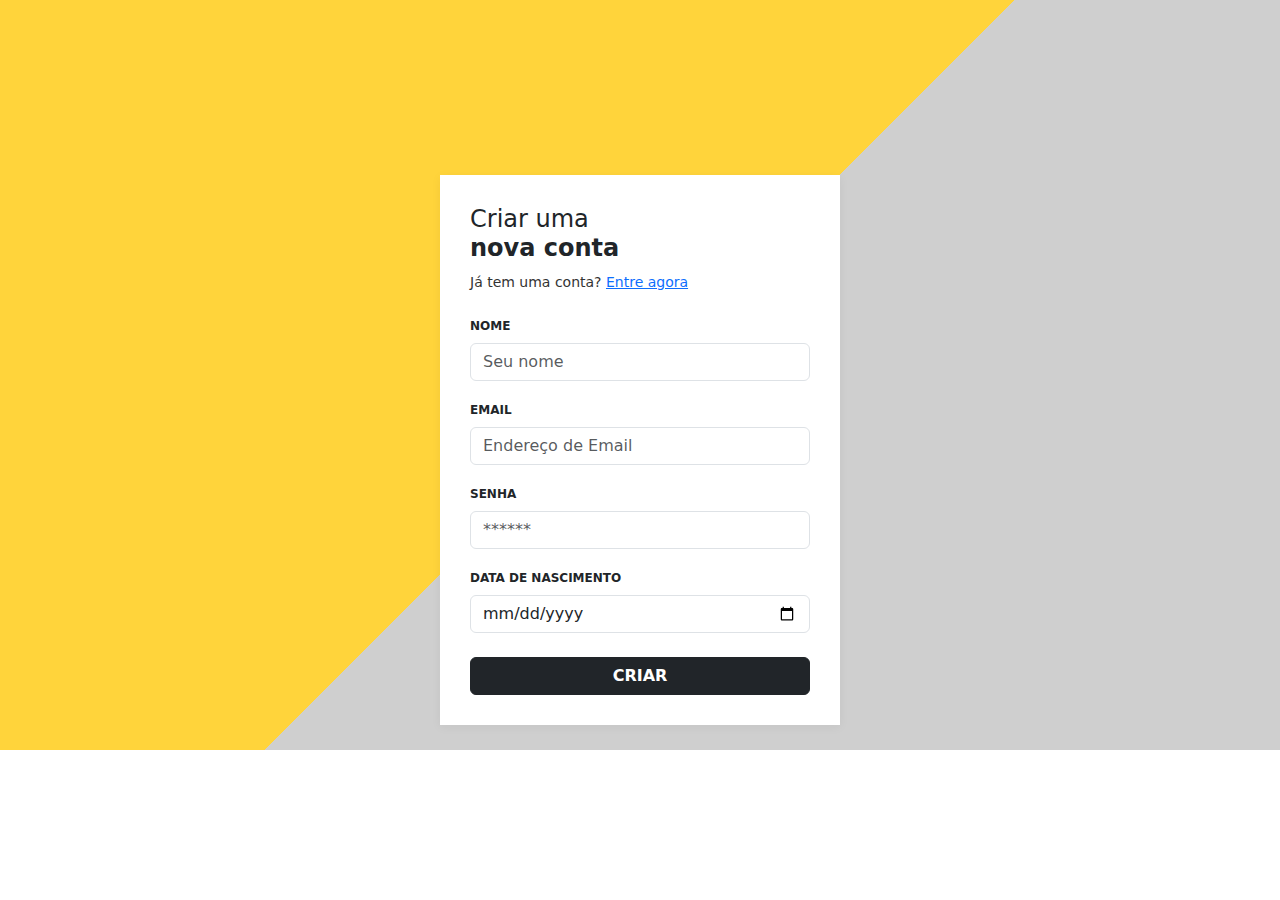
<file: html/cadastro.html>
<!DOCTYPE html>
<!DOCTYPE html>
<html lang="pt-br">
<head>
  <meta charset="UTF-8" />
  <meta name="viewport" content="width=device-width, initial-scale=1.0" />
  <link rel="stylesheet" href="../css/index.css" />
  <title>Criar Conta</title>

  <link
    href="https://cdn.jsdelivr.net/npm/bootstrap@5.3.0/dist/css/bootstrap.min.css"
    rel="stylesheet"
  />

  
</head>
<body>

  <div class="top-geometry"></div>

  <div class="container d-flex align-items-center justify-content-center min-vh-100">
    <div class="form-box w-100" style="max-width: 400px;">
      <h2 class="form-title">Criar uma<br><strong>nova conta</strong></h2>
      <p class="form-subtitle">Já tem uma conta? <a href="login.html">Entre agora</a></p>

      <form>
        <div class="mb-3">
          <label for="nome" class="form-label">NOME</label>
          <input type="text" class="form-control" id="nome" placeholder="Seu nome">
        </div>

        <div class="mb-3">
          <label for="email" class="form-label">EMAIL</label>
          <input type="email" class="form-control" id="email" placeholder="Endereço de Email">
        </div>

        <div class="mb-3">
          <label for="senha" class="form-label">SENHA</label>
          <input type="password" class="form-control" id="senha" placeholder="******">
        </div>

        <div class="mb-4">
          <label for="nascimento" class="form-label">DATA DE NASCIMENTO</label>
          <input type="date" class="form-control" id="nascimento">
        </div>

        <button type="submit" class="btn btn-dark w-100 text-uppercase fw-bold criar-btn">Criar</button>
      </form>
    </div>
  </div>

</body>
</html>
</file>
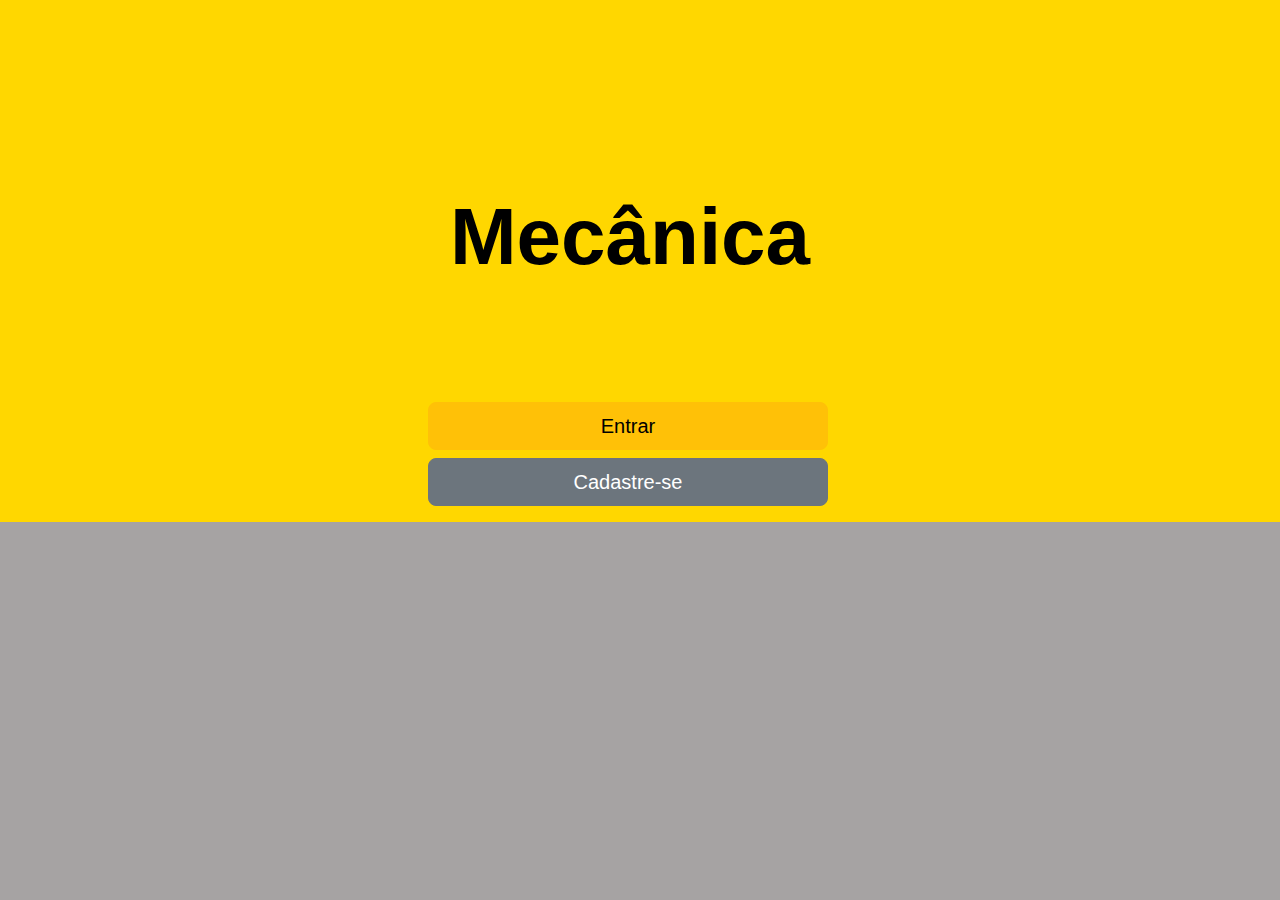
<file: html/conclusão.html>
<!DOCTYPE html>
<html lang="pt-br">
<head>
    <meta charset="UTF-8">
    <meta name="viewport" content="width=device-width, initial-scale=1.0">
    <title>Mecânica</title>
    <link href="https://cdn.jsdelivr.net/npm/bootstrap@5.3.3/dist/css/bootstrap.min.css" rel="stylesheet" integrity="sha384-QWTKZyjpPEjISv5WaRU9OFeRpok6YctnYmDr5pNlyT2bRjXh0JMhjY6hW+ALEwIH" crossorigin="anonymous">
    <link rel="stylesheet" href="../css/index.css">
</head>
<body>
    <div class="container-fluid d-flex flex-column p-0 vh-100">
        <div class="row flex-grow-1 p-0 m-0">
            <div class="col-12 d-flex flex-column justify-content-center align-items-center position-relative yellow-bg">
                <h1 class="title mb-5">Mecânica</h1>
                <div class="gear-icon"></div>
                <div class="wrench-icon-top"></div>
            </div>
            <div class="col-12 d-flex flex-column justify-content-center align-items-center position-relative gray-bg">
                <div class="wrench-icon-bottom"></div>
            </div>
        </div>
        <div class="row w-100 position-absolute top-50 start-50 translate-middle">
            <div class="col-12 d-flex flex-column align-items-center">
                <button class="btn btn-warning btn-lg my-2 w-75 max-w-300">Entrar</button>
                <button class="btn btn-secondary btn-lg w-75 max-w-300">Cadastre-se</button>
            </div>
        </div>
    </div>
    
    <script src="https://cdn.jsdelivr.net/npm/bootstrap@5.3.3/dist/js/bootstrap.bundle.min.js" integrity="sha384-YvpcrYf0tY3lHB60NNkmXc5s9e+n36xPq7fLhM0S3j2B9tF0CqM0c7Ff3j3i5sP5+k" crossorigin="anonymous"></script>
</body>
</html>
</file>
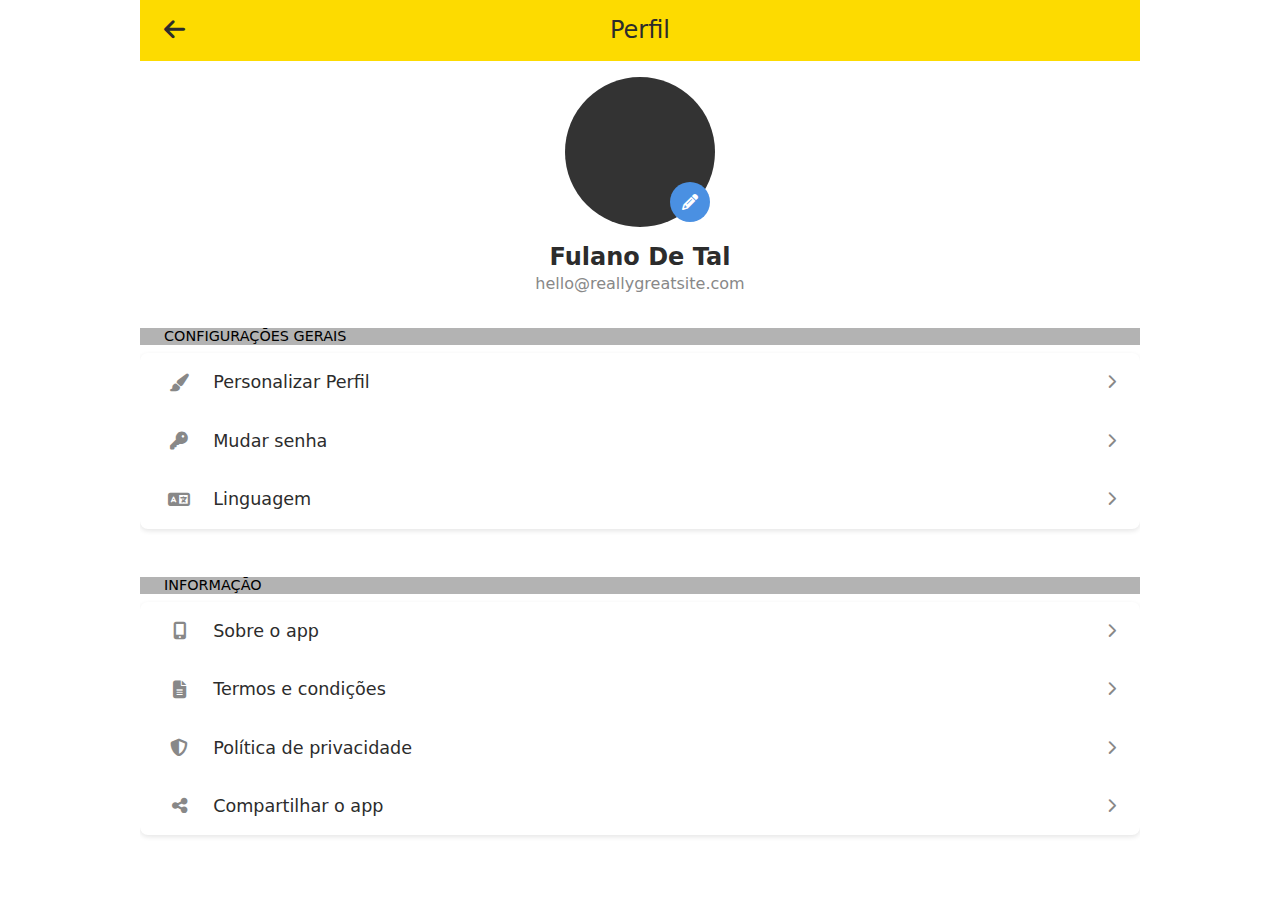
<file: html/config.html>
<!DOCTYPE html>
<html lang="pt-br">
<head>
    <meta charset="UTF-8">
    <meta name="viewport" content="width=device-width, initial-scale=1.0">
    <title>Perfil de Usuário</title>
    <link rel="stylesheet" href="../css/index.css">
    <link href="https://cdn.jsdelivr.net/npm/bootstrap@5.3.3/dist/css/bootstrap.min.css" rel="stylesheet">
    <link rel="stylesheet" href="https://cdnjs.cloudflare.com/ajax/libs/font-awesome/6.5.2/css/all.min.css">
</head>
<body>

    <div class="main-container">

        <header class="top-bar">
            <a href="home.html" class="back-arrow-link"><i class="fa-solid fa-arrow-left"></i></a>
            <h1 class="page-title">Perfil</h1>
        </header>

        <div class="content-container row g-0">

            <div class="col-6 col-md-12 profile-col">
                <div class="profile-section">
                    <div class="profile-pic-container">
                        <div class="profile-circle"></div>
                        <a href="#" class="edit-icon-link"><i class="fa-solid fa-pencil"></i></a>
                    </div>
                    <h2 class="user-name">Fulano De Tal</h2>
                    <p class="user-email">hello@reallygreatsite.com</p>
                </div>
            </div>

            <div class="col-6 col-md-12 settings-col">
                <div class="settings-list-container">
                    <h3 class="section-title">Configurações Gerais</h3>
                    <ul class="list-unstyled settings-list">
                        <li>
                            <a href="#" class="list-item">
                                <div class="item-left">
                                    <i class="fa-solid fa-paint-brush item-icon"></i>
                                    <span>Personalizar Perfil</span>
                                </div>
                                <i class="fa-solid fa-chevron-right item-arrow"></i>
                            </a>
                        </li>
                        <li>
                            <a href="#" class="list-item">
                                <div class="item-left">
                                    <i class="fa-solid fa-key item-icon"></i>
                                    <span>Mudar senha</span>
                                </div>
                                <i class="fa-solid fa-chevron-right item-arrow"></i>
                            </a>
                        </li>
                        <li>
                            <a href="#" class="list-item">
                                <div class="item-left">
                                    <i class="fa-solid fa-language item-icon"></i>
                                    <span>Linguagem</span>
                                </div>
                                <i class="fa-solid fa-chevron-right item-arrow"></i>
                            </a>
                        </li>
                    </ul>
                </div>

                <div class="info-list-container">
                    <h3 class="section-title">Informação</h3>
                    <ul class="list-unstyled settings-list">
                        <li>
                            <a href="#" class="list-item">
                                <div class="item-left">
                                    <i class="fa-solid fa-mobile-screen-button item-icon"></i>
                                    <span>Sobre o app</span>
                                </div>
                                <i class="fa-solid fa-chevron-right item-arrow"></i>
                            </a>
                        </li>
                        <li>
                            <a href="#" class="list-item">
                                <div class="item-left">
                                    <i class="fa-solid fa-file-lines item-icon"></i>
                                    <span>Termos e condições</span>
                                </div>
                                <i class="fa-solid fa-chevron-right item-arrow"></i>
                            </a>
                        </li>
                        <li>
                            <a href="#" class="list-item">
                                <div class="item-left">
                                    <i class="fa-solid fa-shield-halved item-icon"></i>
                                    <span>Política de privacidade</span>
                                </div>
                                <i class="fa-solid fa-chevron-right item-arrow"></i>
                            </a>
                        </li>
                        <li>
                            <a href="#" class="list-item">
                                <div class="item-left">
                                    <i class="fa-solid fa-share-nodes item-icon"></i>
                                    <span>Compartilhar o app</span>
                                </div>
                                <i class="fa-solid fa-chevron-right item-arrow"></i>
                            </a>
                        </li>
                    </ul>
                </div>
            </div>
        </div>
    </div>

</body>
</html>
</file>
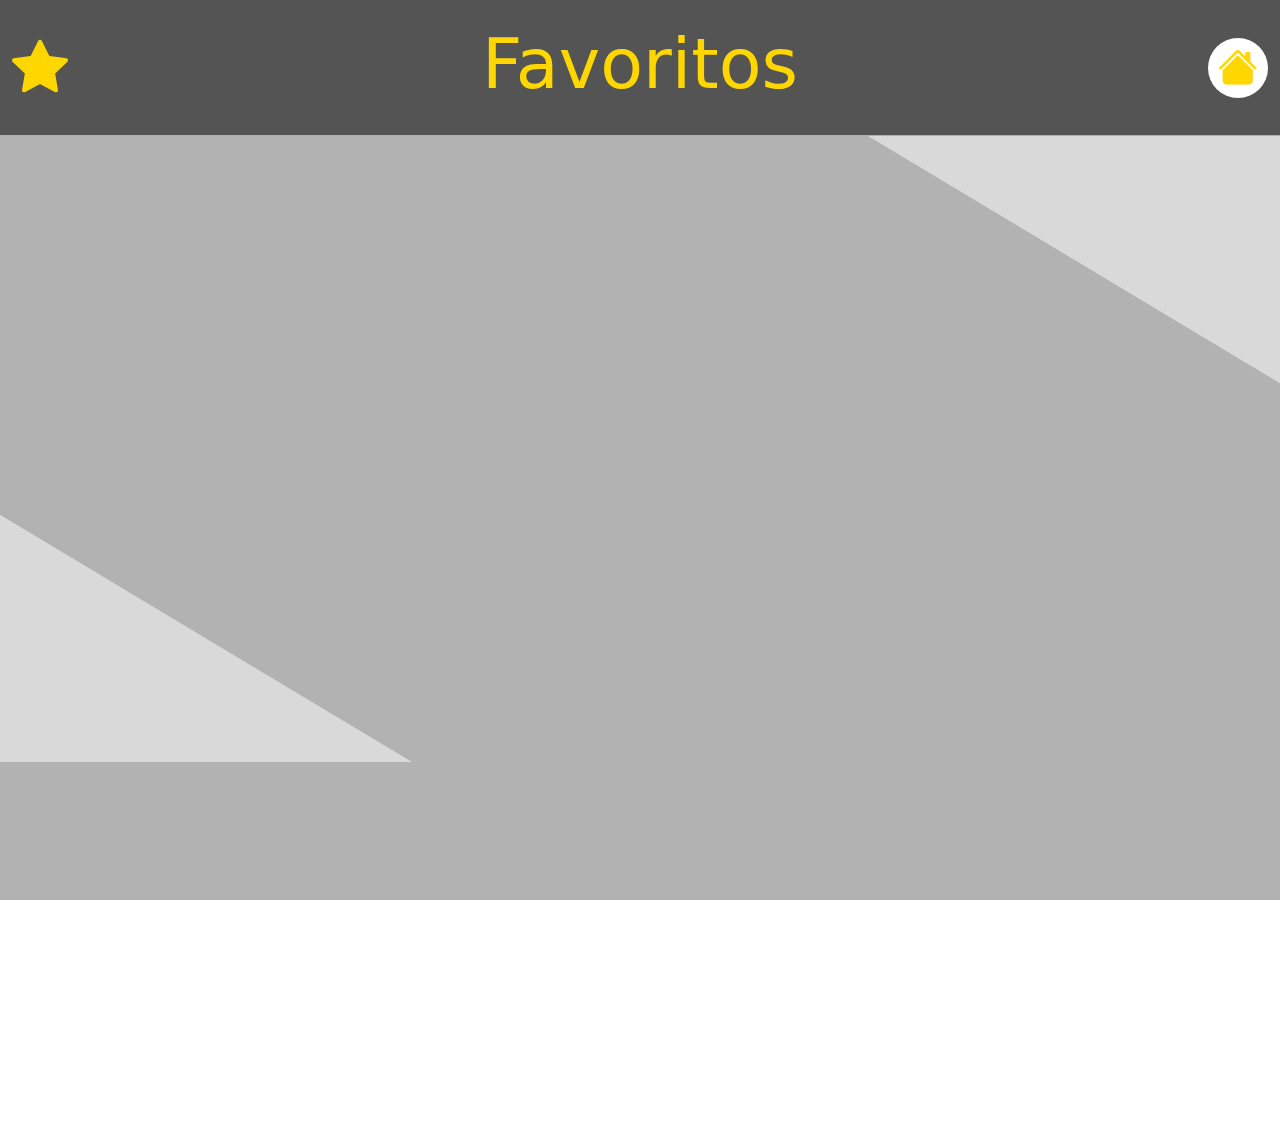
<file: html/favoritos.html>
<!doctype html>
<html lang="pt-br">
    <head>
        <title>Favoritos</title>
        <!-- Required meta tags -->
        <meta charset="utf-8" />
        <meta
            name="viewport"
            content="width=device-width, initial-scale=1, shrink-to-fit=no"
        />

        <!-- Bootstrap CSS v5.2.1 -->
        <link
            href="https://cdn.jsdelivr.net/npm/bootstrap@5.3.2/dist/css/bootstrap.min.css"
            rel="stylesheet"
            integrity="sha384-T3c6CoIi6uLrA9TneNEoa7RxnatzjcDSCmG1MXxSR1GAsXEV/Dwwykc2MPK8M2HN"
            crossorigin="anonymous"
        />
        <link rel="stylesheet" href="../css/favoritos.css">
        <link rel="stylesheet" href="https://cdn.jsdelivr.net/npm/bootstrap-icons@1.11.3/font/bootstrap-icons.min.css">
        <link href="https://cdn.jsdelivr.net/npm/bootstrap@5.3.3/dist/css/bootstrap.min.css" rel="stylesheet">
    </head>

    <body>
        <header>
            <div class="container-fluid topbar-background">
                <div class="row align-items-center topbar-content">
                    <div class="col-xl-3 d-flex justify-content-start">
                        <div class="Star-icon">
                            <i class="bi bi-star-fill"></i>
                        </div>
                    </div>

                    <div class="col-xl-6 d-flex justify-content-center">
                        <h1 id="MainTitle">Favoritos</h1>
                    </div>

                    <div class="col-xl-3 d-flex justify-content-end">
                        <div class="icon-circle home-button">
                            <a href="../html/home.html" class="bi bi-house-fill home-icon"></a>
                        </div>
                    </div>
                </div>
            </div>
        </header>
        <main>
            <div class="container-fluid midbar-background">
                <div class="row align-items-center midbar-content">
                    <div class="col-xl-12 d-flex justify-content-end">
                        <div class="triangulo1"></div>
                    </div>
                </div>

                <div class="row align-items-center midbar-content">
                    <div class="col-xl-12 d-flex justify-content-start mt-n5">
                        <div class="triangulo2"></div>
                    </div>
                </div>
            </div>
        </main>
        <footer>
            <!-- place footer here -->
        </footer>
        <!-- Bootstrap JavaScript Libraries -->
        <script
            src="https://cdn.jsdelivr.net/npm/@popperjs/core@2.11.8/dist/umd/popper.min.js"
            integrity="sha384-I7E8VVD/ismYTF4hNIPjVp/Zjvgyol6VFvRkX/vR+Vc4jQkC+hVqc2pM8ODewa9r"
            crossorigin="anonymous"
        ></script>

        <script
            src="https://cdn.jsdelivr.net/npm/bootstrap@5.3.2/dist/js/bootstrap.min.js"
            integrity="sha384-BBtl+eGJRgqQAUMxJ7pMwbEyER4l1g+O15P+16Ep7Q9Q+zqX6gSbd85u4mG4QzX+"
            crossorigin="anonymous"
        ></script>
    </body>
</html>
</file>
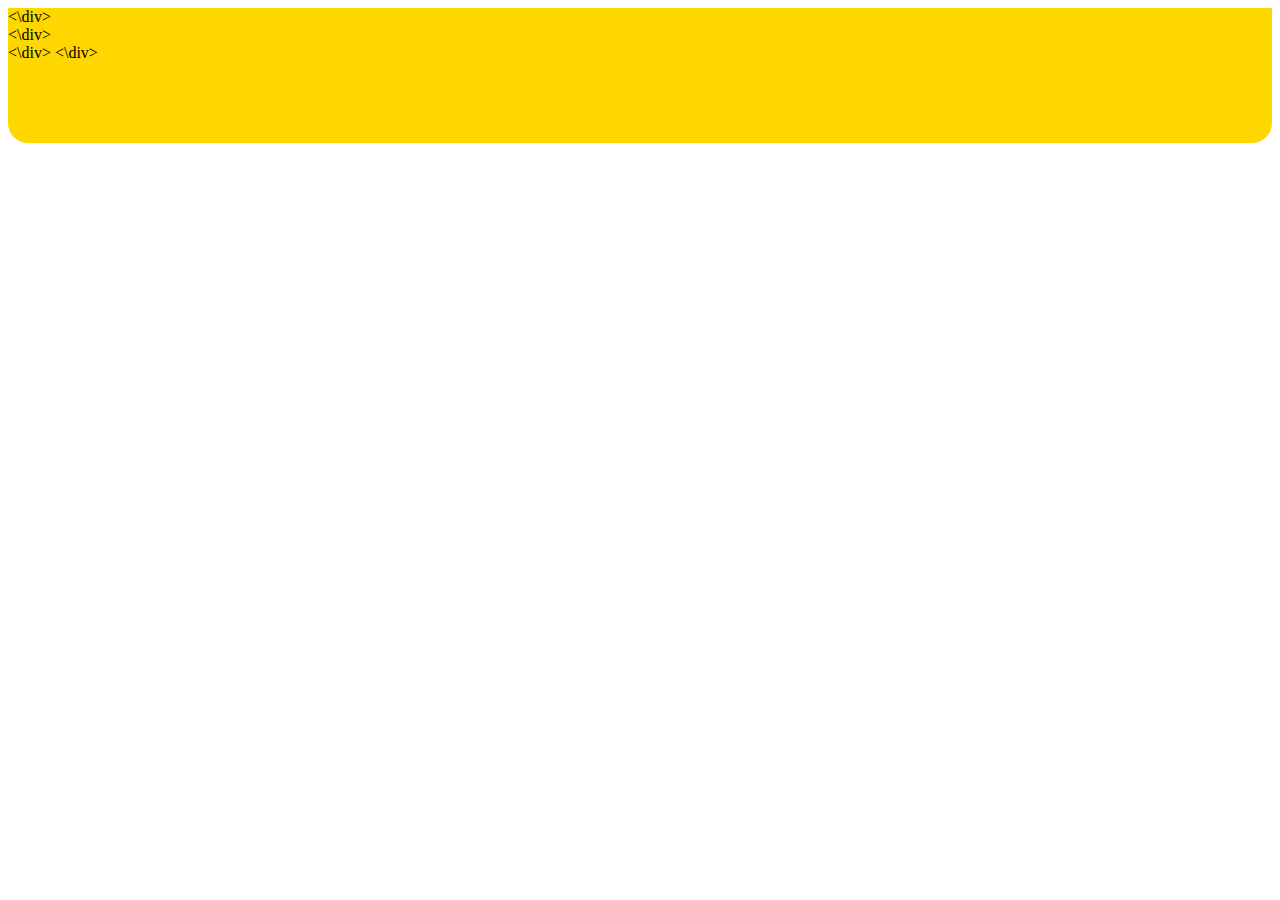
<file: html/history.html>
<!doctype html>
<html lang="pt-br">
    <head>
        <title>Histórico de pedidos</title>
        <!-- Required meta tags -->
        <meta charset="utf-8" />
        <meta
            name="viewport"
            content="width=device-width, initial-scale=1, shrink-to-fit=no"
        />

        <!-- Bootstrap CSS v5.2.1 -->
        <link
            href="https://cdn.jsdelivr.net/npm/bootstrap@5.3.2/dist/css/bootstrap.min.css"
            rel="stylesheet"
            integrity="sha384-T3c6CoIi6uLrA9TneNEoa7RxnatzjcDSCmG1MXxSR1GAsXEV/Dwwykc2MPK8M2HN"
            crossorigin="anonymous"
        />
        <link rel="stylesheet" href="../css/history.css">
    </head>

    <body>
        <div class="conteiner-fluid" id="topbar-background">
            <div class="row justify-content-center">
                <div class="col-3"><\div>
                <div class="col-6"><\div> <!-- mudar para input -->
                <div class="col-3"><\div>
            <\div>
        </div>
        
    </body>
</html>
</file>
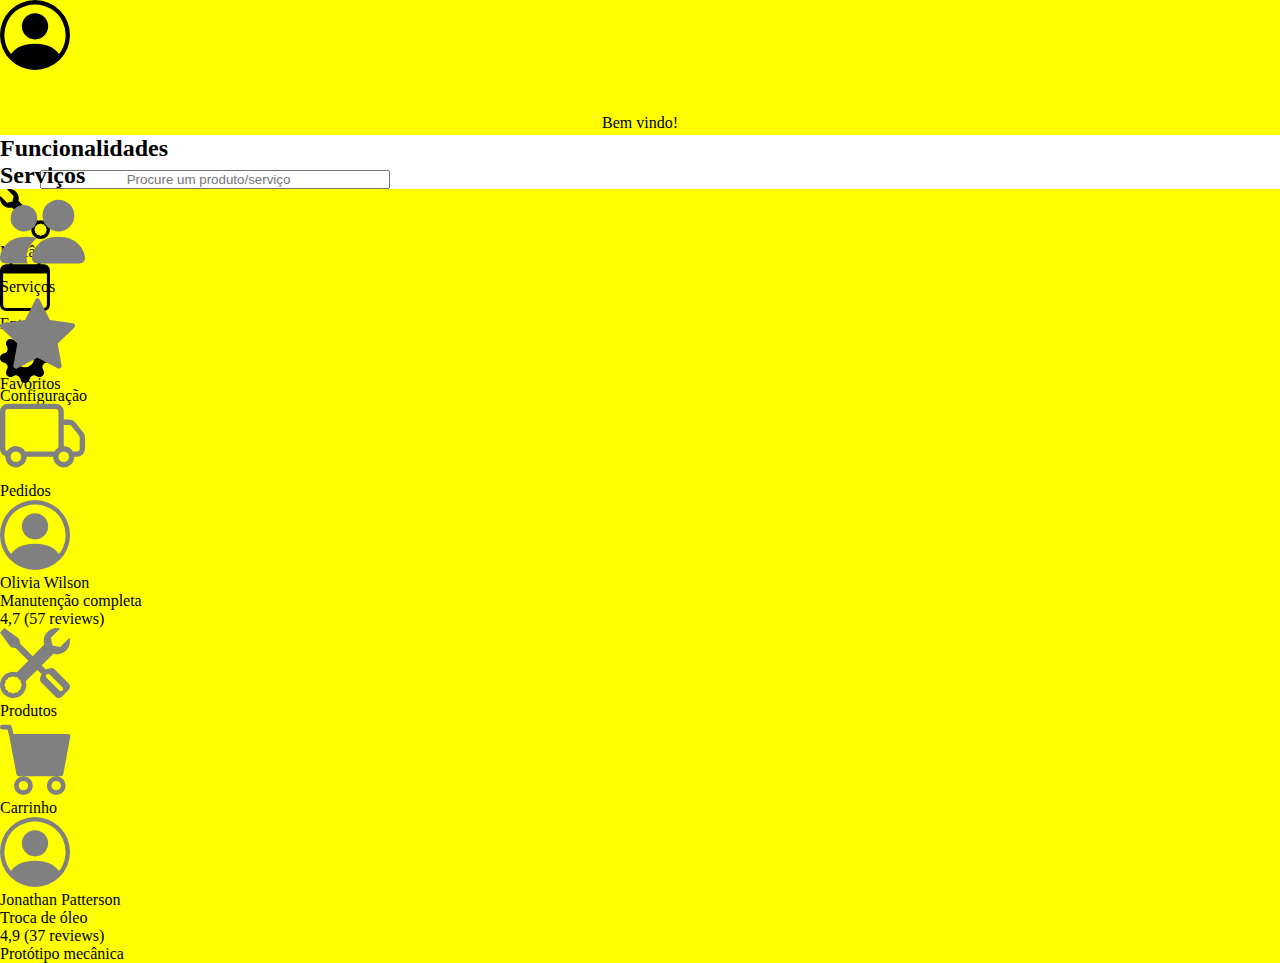
<file: html/home.html>
<!doctype html>
<html lang="pt-br">
    <head>
        <title>Home</title>
        <!-- Required meta tags -->
        <meta charset="utf-8" />
        <meta
            name="viewport"
            content="width=device-width, initial-scale=1, shrink-to-fit=no"
        />

        <!-- Bootstrap CSS v5.2.1 -->
        <link
            href="https://cdn.jsdelivr.net/npm/bootstrap@5.3.2/dist/css/bootstrap.min.css"
            rel="stylesheet"
            integrity="sha384-T3c6CoIi6uLrA9TneNEoa7RxnatzjcDSCmG1MXxSR1GAsXEV/Dwwykc2MPK8M2HN"
            crossorigin="anonymous"
        />
        <link rel="stylesheet" href="../css/home.css">
    </head>

    <body>
        <div class="container-fluid">
            <div class="row justify-content-center cima amarelo">
                <div class="col-xl-4">
                    <svg xmlns="http://www.w3.org/2000/svg" width="70" height="70" fill="currentColor" id="Iconeuser" viewBox="0 0 16 16">
                        <path d="M11 6a3 3 0 1 1-6 0 3 3 0 0 1 6 0"/>
                        <path fill-rule="evenodd" d="M0 8a8 8 0 1 1 16 0A8 8 0 0 1 0 8m8-7a7 7 0 0 0-5.468 11.37C3.242 11.226 4.805 10 8 10s4.757 1.225 5.468 2.37A7 7 0 0 0 8 1"/>
                      </svg>
                    <div class="bemvindo">Bem vindo!</div>
                </div>

                <div class="col-xl-5">
                    <label for="pesquisa"></label>
                    <input type="search" id="barrapesquisa" placeholder="Procure um produto/serviço">
                </div>

                <div class="col-xl-1">
                    <svg xmlns="http://www.w3.org/2000/svg" width="50" height="50" fill="currentColor" class="Iconemecanico" viewBox="0 0 16 16">
                        <path d="M.102 2.223A3.004 3.004 0 0 0 3.78 5.897l6.341 6.252A3.003 3.003 0 0 0 13 16a3 3 0 1 0-.851-5.878L5.897 3.781A3.004 3.004 0 0 0 2.223.1l2.141 2.142L4 4l-1.757.364zm13.37 9.019.528.026.287.445.445.287.026.529L15 13l-.242.471-.026.529-.445.287-.287.445-.529.026L13 15l-.471-.242-.529-.026-.287-.445-.445-.287-.026-.529L11 13l.242-.471.026-.529.445-.287.287-.445.529-.026L13 11z"/>
                    </svg>
                    <p class="botao" id="mecanico">Mecânicos</p>
                </div>

                <div class="col-xl-1">
                    <svg xmlns="http://www.w3.org/2000/svg" width="50" height="50" fill="currentColor" class="Iconecalendario" viewBox="0 0 16 16">
                        <path d="M3.5 0a.5.5 0 0 1 .5.5V1h8V.5a.5.5 0 0 1 1 0V1h1a2 2 0 0 1 2 2v11a2 2 0 0 1-2 2H2a2 2 0 0 1-2-2V3a2 2 0 0 1 2-2h1V.5a.5.5 0 0 1 .5-.5M1 4v10a1 1 0 0 0 1 1h12a1 1 0 0 0 1-1V4z"/>
                      </svg>
                    <p class="botao" id="Entrega"><a href="history.html" class="links">Entregas</a></p>
                </div>

                <div class="col-xl-1">
                    <svg xmlns="http://www.w3.org/2000/svg" width="50" height="50" fill="currentColor" class="Iconeconfig" viewBox="0 0 16 16">
                        <path d="M9.405 1.05c-.413-1.4-2.397-1.4-2.81 0l-.1.34a1.464 1.464 0 0 1-2.105.872l-.31-.17c-1.283-.698-2.686.705-1.987 1.987l.169.311c.446.82.023 1.841-.872 2.105l-.34.1c-1.4.413-1.4 2.397 0 2.81l.34.1a1.464 1.464 0 0 1 .872 2.105l-.17.31c-.698 1.283.705 2.686 1.987 1.987l.311-.169a1.464 1.464 0 0 1 2.105.872l.1.34c.413 1.4 2.397 1.4 2.81 0l.1-.34a1.464 1.464 0 0 1 2.105-.872l.31.17c1.283.698 2.686-.705 1.987-1.987l-.169-.311a1.464 1.464 0 0 1 .872-2.105l.34-.1c1.4-.413 1.4-2.397 0-2.81l-.34-.1a1.464 1.464 0 0 1-.872-2.105l.17-.31c.698-1.283-.705-2.686-1.987-1.987l-.311.169a1.464 1.464 0 0 1-2.105-.872zM8 10.93a2.929 2.929 0 1 1 0-5.86 2.929 2.929 0 0 1 0 5.858z"/>
                      </svg>
                    <p class="botao" id="Config"><a href="config.html" class="links">Configuração</a></p>
                </div>
            </div>
        </div>

        <div class="container">
            <div class="row justify-content-center titulos">
                <div class="col-xl-5">
                    <h2>Funcionalidades</h2>
                </div>

                <div class="col-xl-7">
                    <h2 id="service">Serviços</h2>
                </div>
            </div>
        </div>

        <div class="container">
            <div class="row meiocima">
                <div class="col-xl-2 amarelo botaocimafirst">
                    <svg xmlns="http://www.w3.org/2000/svg" width="85" height="85" fill="gray" class="servicoicon" viewBox="0 0 16 16">
                        <path d="M7 14s-1 0-1-1 1-4 5-4 5 3 5 4-1 1-1 1zm4-6a3 3 0 1 0 0-6 3 3 0 0 0 0 6m-5.784 6A2.24 2.24 0 0 1 5 13c0-1.355.68-2.75 1.936-3.72A6.3 6.3 0 0 0 5 9c-4 0-5 3-5 4s1 1 1 1zM4.5 8a2.5 2.5 0 1 0 0-5 2.5 2.5 0 0 0 0 5"/>
                    </svg>
                    <p id="servico">Serviços</p>
                </div>

                <div class="col-xl-2 amarelo botaocima">
                    <svg xmlns="http://www.w3.org/2000/svg" width="75" height="75" fill="gray" class="favoriteicon" viewBox="0 0 16 16">
                        <path d="M3.612 15.443c-.386.198-.824-.149-.746-.592l.83-4.73L.173 6.765c-.329-.314-.158-.888.283-.95l4.898-.696L7.538.792c.197-.39.73-.39.927 0l2.184 4.327 4.898.696c.441.062.612.636.282.95l-3.522 3.356.83 4.73c.078.443-.36.79-.746.592L8 13.187l-4.389 2.256z"/>
                    </svg>
                    <p id="favorite">Favoritos</p>
                </div>
                
                <div class="col-xl-2 amarelo botaocima">
                    <svg xmlns="http://www.w3.org/2000/svg" width="85" height="85" fill="gray" class="pedidoicon" viewBox="0 0 16 16">
                        <path d="M0 3.5A1.5 1.5 0 0 1 1.5 2h9A1.5 1.5 0 0 1 12 3.5V5h1.02a1.5 1.5 0 0 1 1.17.563l1.481 1.85a1.5 1.5 0 0 1 .329.938V10.5a1.5 1.5 0 0 1-1.5 1.5H14a2 2 0 1 1-4 0H5a2 2 0 1 1-3.998-.085A1.5 1.5 0 0 1 0 10.5zm1.294 7.456A2 2 0 0 1 4.732 11h5.536a2 2 0 0 1 .732-.732V3.5a.5.5 0 0 0-.5-.5h-9a.5.5 0 0 0-.5.5v7a.5.5 0 0 0 .294.456M12 10a2 2 0 0 1 1.732 1h.768a.5.5 0 0 0 .5-.5V8.35a.5.5 0 0 0-.11-.312l-1.48-1.85A.5.5 0 0 0 13.02 6H12zm-9 1a1 1 0 1 0 0 2 1 1 0 0 0 0-2m9 0a1 1 0 1 0 0 2 1 1 0 0 0 0-2"/>
                    </svg>
                    <p id="Pedido">Pedidos</p>
                </div>

                <div class="col-xl-6 amarelo botaocimalast">
                    <svg xmlns="http://www.w3.org/2000/svg" width="70" height="70" fill="gray" id="mecanicuserone" viewBox="0 0 16 16">
                        <path d="M11 6a3 3 0 1 1-6 0 3 3 0 0 1 6 0"/>
                        <path fill-rule="evenodd" d="M0 8a8 8 0 1 1 16 0A8 8 0 0 1 0 8m8-7a7 7 0 0 0-5.468 11.37C3.242 11.226 4.805 10 8 10s4.757 1.225 5.468 2.37A7 7 0 0 0 8 1"/>
                    </svg>
                    <p id="mecanicone">Olivia Wilson</p>
                    <p id="mecaniconedesc">Manutenção completa</p>
                    <p id="mecaniconerate">4,7 (57 reviews)</p>
                </div>
            </div>
        </div>

        <div class="container">
            <div class="row meiobaixo">
                <div class="col-xl-2 amarelo botaobaixofirst">
                    <svg xmlns="http://www.w3.org/2000/svg" width="70" height="70" fill="gray" class="producticon" viewBox="0 0 16 16">
                        <path d="M1 0 0 1l2.2 3.081a1 1 0 0 0 .815.419h.07a1 1 0 0 1 .708.293l2.675 2.675-2.617 2.654A3.003 3.003 0 0 0 0 13a3 3 0 1 0 5.878-.851l2.654-2.617.968.968-.305.914a1 1 0 0 0 .242 1.023l3.27 3.27a.997.997 0 0 0 1.414 0l1.586-1.586a.997.997 0 0 0 0-1.414l-3.27-3.27a1 1 0 0 0-1.023-.242L10.5 9.5l-.96-.96 2.68-2.643A3.005 3.005 0 0 0 16 3q0-.405-.102-.777l-2.14 2.141L12 4l-.364-1.757L13.777.102a3 3 0 0 0-3.675 3.68L7.462 6.46 4.793 3.793a1 1 0 0 1-.293-.707v-.071a1 1 0 0 0-.419-.814zm9.646 10.646a.5.5 0 0 1 .708 0l2.914 2.915a.5.5 0 0 1-.707.707l-2.915-2.914a.5.5 0 0 1 0-.708M3 11l.471.242.529.026.287.445.445.287.026.529L5 13l-.242.471-.026.529-.445.287-.287.445-.529.026L3 15l-.471-.242L2 14.732l-.287-.445L1.268 14l-.026-.529L1 13l.242-.471.026-.529.445-.287.287-.445.529-.026z"/>
                    </svg>
                    <p id="produto">Produtos</p>
                </div>

                <div class="col-xl-2 amarelo botaobaixo">
                    <svg xmlns="http://www.w3.org/2000/svg" width="75" height="75" fill="gray" class="carticon" viewBox="0 0 16 16">
                        <path d="M0 1.5A.5.5 0 0 1 .5 1H2a.5.5 0 0 1 .485.379L2.89 3H14.5a.5.5 0 0 1 .491.592l-1.5 8A.5.5 0 0 1 13 12H4a.5.5 0 0 1-.491-.408L2.01 3.607 1.61 2H.5a.5.5 0 0 1-.5-.5M5 12a2 2 0 1 0 0 4 2 2 0 0 0 0-4m7 0a2 2 0 1 0 0 4 2 2 0 0 0 0-4m-7 1a1 1 0 1 1 0 2 1 1 0 0 1 0-2m7 0a1 1 0 1 1 0 2 1 1 0 0 1 0-2"/>
                    </svg>
                    <p id="cart">Carrinho</p>
                </div>

                <div class="col-xl-6 amarelo botaobaixolast">
                    <svg xmlns="http://www.w3.org/2000/svg" width="70" height="70" fill="gray" id="mecanicuserone" viewBox="0 0 16 16">
                        <path d="M11 6a3 3 0 1 1-6 0 3 3 0 0 1 6 0"/>
                        <path fill-rule="evenodd" d="M0 8a8 8 0 1 1 16 0A8 8 0 0 1 0 8m8-7a7 7 0 0 0-5.468 11.37C3.242 11.226 4.805 10 8 10s4.757 1.225 5.468 2.37A7 7 0 0 0 8 1"/>
                    </svg>
                    <p id="mecanicone">Jonathan Patterson</p>
                    <p id="mecaniconedesc">Troca de óleo</p>
                    <p id="mecaniconerate">4,9 (37 reviews)</p>
                </div>
            </div>
        </div>

        <div class="container-fluid">
            <div class="row footer">
                <div class="col-xl-12 amarelo">
                    <p class="footertext">Protótipo mecânica</p>
                </div>
            </div>
        </div>

        <header>
            <!-- place navbar here -->
        </header>
        <main></main>
        <footer>
            <!-- place footer here -->
        </footer>
        <!-- Bootstrap JavaScript Libraries -->
        <script
            src="https://cdn.jsdelivr.net/npm/@popperjs/core@2.11.8/dist/umd/popper.min.js"
            integrity="sha384-I7E8VVD/ismYTF4hNIPjVp/Zjvgyol6VFvRkX/vR+Vc4jQkC+hVqc2pM8ODewa9r"
            crossorigin="anonymous"
        ></script>

        <script
            src="https://cdn.jsdelivr.net/npm/bootstrap@5.3.2/dist/js/bootstrap.min.js"
            integrity="sha384-BBtl+eGJRgqQAUMxJ7pMwbEyER4l1g+O15P+16Ep7Q9Q+zqX6gSbd85u4mG4QzX+"
            crossorigin="anonymous"
        ></script>
    </body>
</html>
</file>
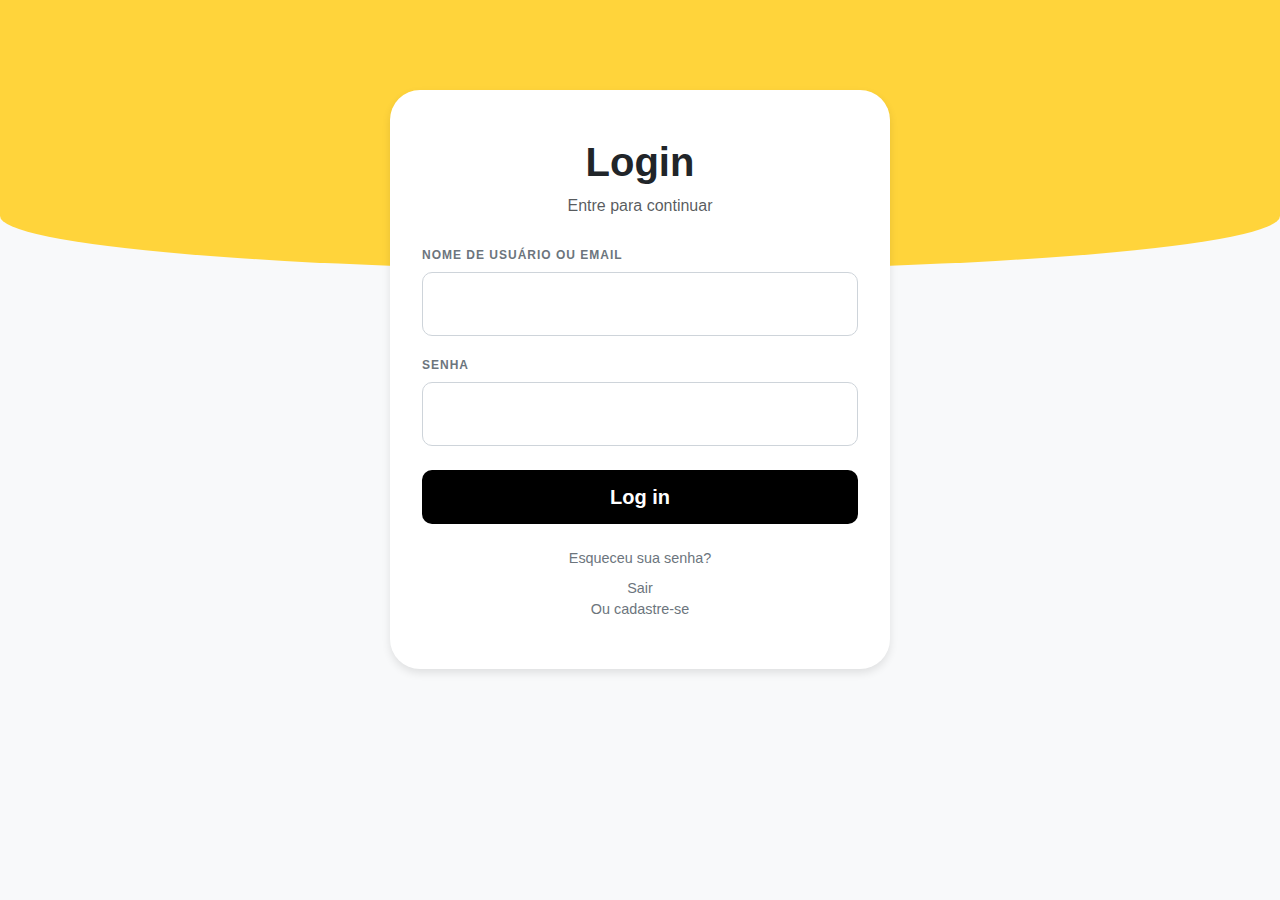
<file: html/login.html>
<!DOCTYPE html>
<html lang="pt-br">
<head>
    <meta charset="UTF-8">
    <meta name="viewport" content="width=device-width, initial-scale=1.0">
    <title>Login</title>
    <link href="https://cdn.jsdelivr.net/npm/bootstrap@5.3.3/dist/css/bootstrap.min.css" rel="stylesheet" integrity="sha384-QWTKZyjpPEjISv5WaRU9OFeRpok6YctnYmDr5pNlyT2bRjXh0JMhjY6hW+ALEwIH" crossorigin="anonymous">
    <link rel="stylesheet" href="../css/index.css">
</head>
<body class="bg-light">

    <div class="header-yellow-bg"></div>

    <div class="container-fluid login-container">
        <div class="row justify-content-center">
            <div class="col-12 col-sm-10 col-md-8 col-lg-6 login-form-card">
                <div class="card-body text-center">
                    <h1 class="card-title fw-bold mb-2">Login</h1>
                    <p class="card-text text-muted mb-4">Entre para continuar</p>

                    <form>
                        <div class="mb-3 text-start">
                            <label for="username" class="form-label text-uppercase custom-label">Nome de usuário ou email</label>
                            <input type="text" class="form-control form-control-lg custom-input" id="username" aria-describedby="emailHelp">
                        </div>
                        <div class="mb-4 text-start">
                            <label for="password" class="form-label text-uppercase custom-label">Senha</label>
                            <input type="password" class="form-control form-control-lg custom-input" id="password">
                        </div>
                        
                        <div class="d-grid gap-2 mb-4">
                            <a href="home.html" button type="submit" class="btn btn-dark btn-lg custom-login-btn">Log in</a>
                        </div>

                        <a href="recuperar_senha.html" class="d-block text-center text-decoration-none text-muted mb-2 custom-link">Esqueceu sua senha?</a>
                        <a href="sair.html" class="d-block text-center text-decoration-none text-muted custom-link">Sair</a>
                        <a href="cadastro.html"id = "cadastre"class = "d-block text-center text-decoration-none text-muted custom-link">Ou cadastre-se</a>
                    </form>
                </div>
            </div>
        </div>
    </div>

    <script src="https://cdn.jsdelivr.net/npm/bootstrap@5.3.3/dist/js/bootstrap.bundle.min.js" integrity="sha384-YvpcrYf0tY3lHB60NNkmXc5s9fDVZLESaAA55NDzOxhy9GkcIdslK1eN7N6jIeHz" crossorigin="anonymous"></script>
</body>
</html>
</file>
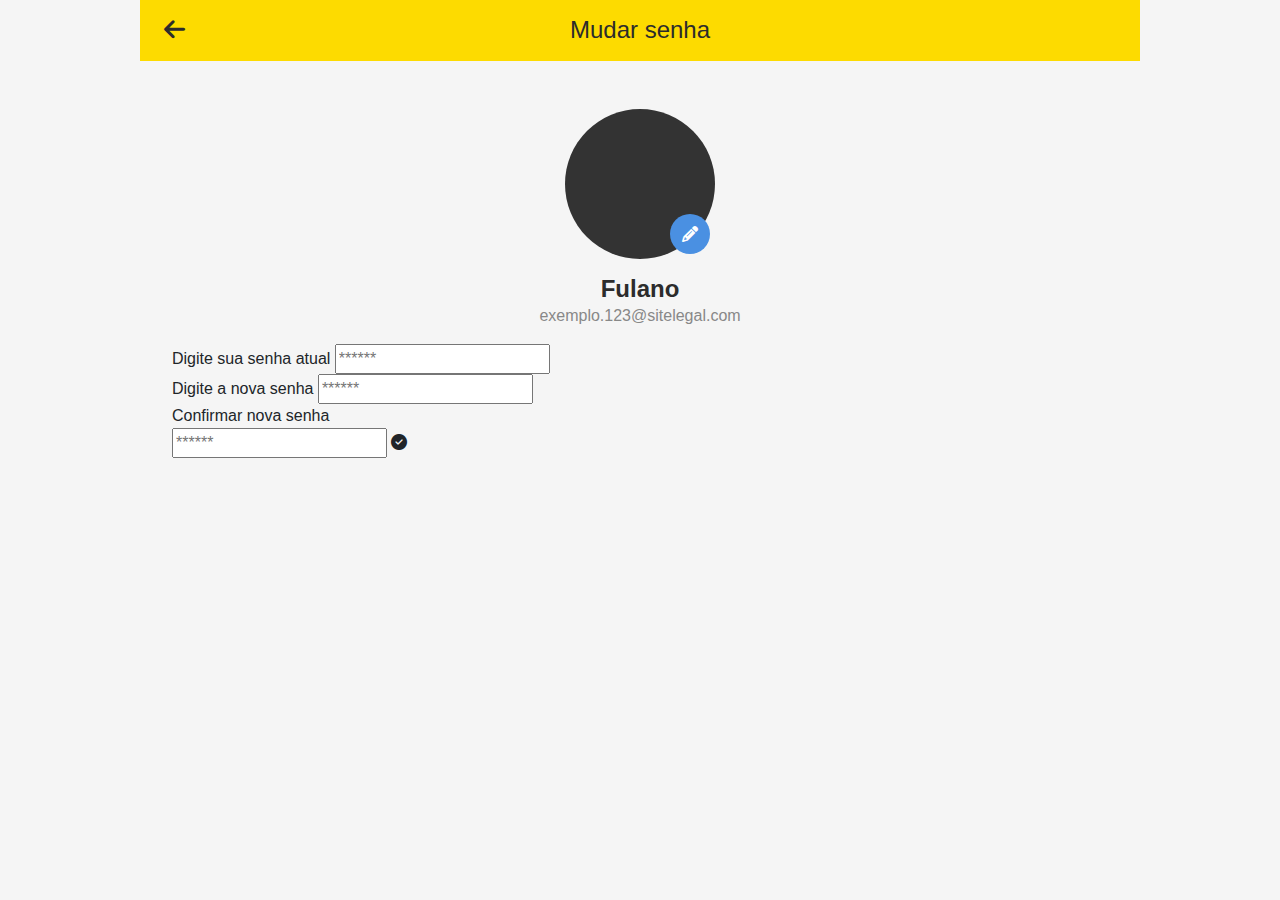
<file: html/mudar_senha.html>
<!DOCTYPE html>
<html lang="pt-br">
<head>
    <meta charset="UTF-8">
    <meta name="viewport" content="width=device-width, initial-scale=1.0">
    <title>Mudar Senha</title>
    <link href="https://cdn.jsdelivr.net/npm/bootstrap@5.3.3/dist/css/bootstrap.min.css" rel="stylesheet">
    <link rel="stylesheet" href="https://cdnjs.cloudflare.com/ajax/libs/font-awesome/6.5.2/css/all.min.css">
    <link rel="stylesheet" href="../css/index.css">
</head>
<body>

    <div class="main-container">

        <header class="top-bar">
            <a href="config.html" class="back-arrow-link"><i class="fa-solid fa-arrow-left"></i></a>
            <h1 class="page-title">Mudar senha</h1>
        </header>

        <div class="content-container row g-0">

            <div class="col-6 col-md-12 profile-col">
                <div class="profile-section">
                    <div class="profile-pic-container" id="pic-2">
                        <div class="profile-circle"></div>
                        <a href="#" class="edit-icon-link"><i class="fa-solid fa-pencil"></i></a>
                    </div>
                    <h2 class="user-name">Fulano</h2>
                    <p class="user-email">exemplo.123@sitelegal.com</p>
                </div>
            </div>

            <div class="col-6 col-md-12 form-col">
                <form class="password-form">

                    <div class="form-group current-password-group">
                        <label for="current-password" class="form-label-custom">Digite sua senha atual</label>
                        <input type="password" id="current-password" class="form-control-custom" placeholder="******">
                    </div>

                    <div class="form-group new-password-group">
                        <label for="new-password" class="form-label-custom">Digite a nova senha</label>
                        <input type="password" id="new-password" class="form-control-custom" placeholder="******">
                    </div>

                    <div class="form-group confirm-password-group">
                        <label for="confirm-password" class="form-label-custom">Confirmar nova senha</label>
                        <div class="input-with-icon">
                            <input type="password" id="confirm-password" class="form-control-custom" placeholder="******">
                            <i class="fa-solid fa-circle-check validation-icon"></i>
                        </div>
                    </div>

                    </form>
            </div>
        </div>
    </div>

</body>
</html>
</file>
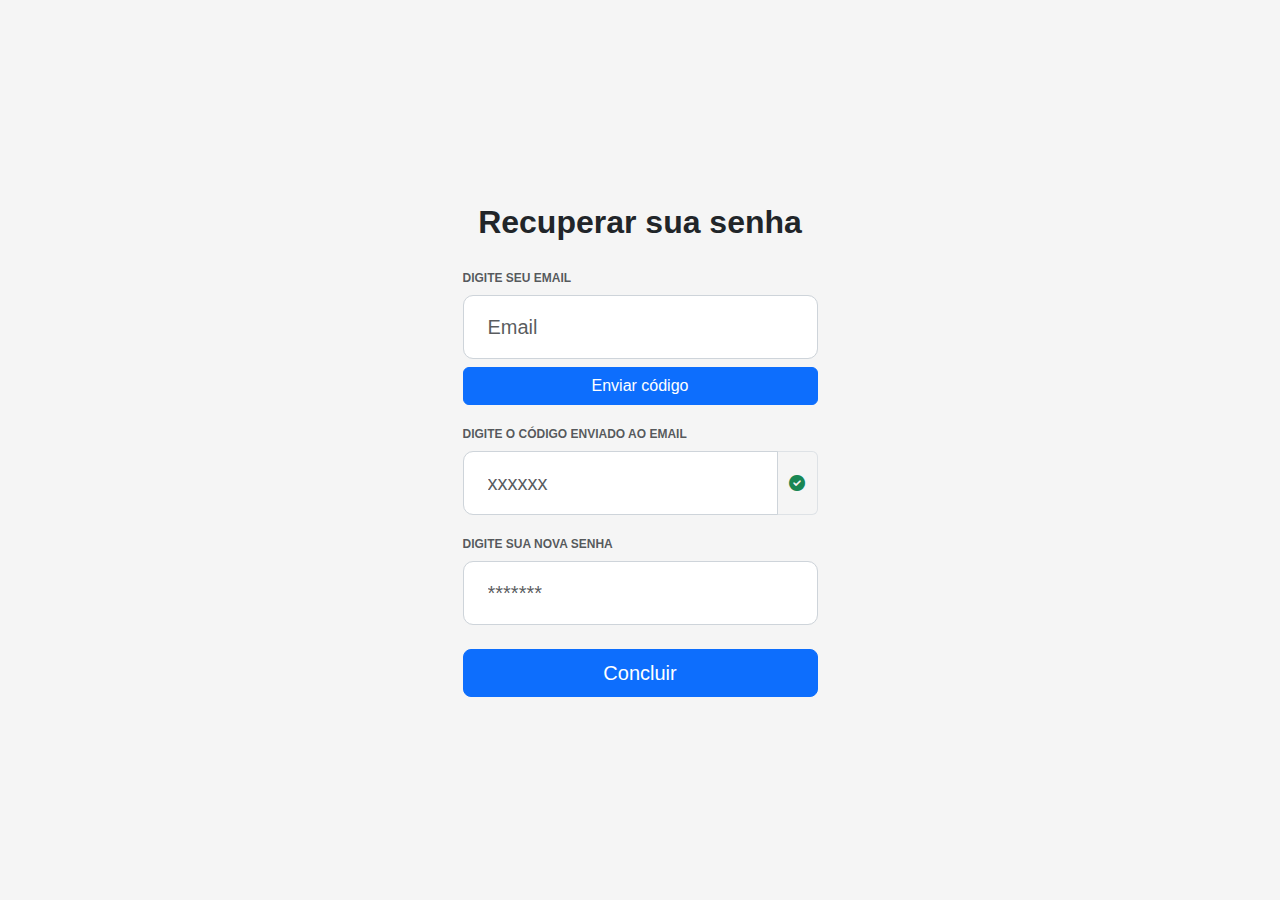
<file: html/recuperar_senha.html>
<!DOCTYPE html>
<html lang="pt-br">
<head>
    <meta charset="UTF-8">
    <meta name="viewport" content="width=device-width, initial-scale=1.0">
    <title>Recuperar Senha</title>
    <link href="https://cdn.jsdelivr.net/npm/bootstrap@5.3.3/dist/css/bootstrap.min.css" rel="stylesheet" integrity="sha384-QWTKZyjpPEjISv5WaRU9OFeRpok6YctnYmDr5pNlyT2bRjXh0JMhjY6hW+ALEwIH" crossorigin="anonymous">
    <link rel="stylesheet" href="../css/index.css">
    <link rel="stylesheet" href="https://cdnjs.cloudflare.com/ajax/libs/font-awesome/6.0.0-beta3/css/all.min.css">
</head>
<body class="bg-light-gray">

    <div class="yellow-top-bg"></div>

    <div class="container-fluid d-flex justify-content-center align-items-center vh-100">
        <div class="password-recovery-card p-4">
            <h2 class="text-center fw-bold mb-4">Recuperar sua senha</h2>

            <form>
                <div class="mb-3">
                    <label for="email" class="form-label text-muted">Digite seu email</label>
                    <input type="email" class="form-control form-control-lg custom-input" id="email" placeholder="Email">
                    <div class="d-grid gap-2 mt-2">
                        <button type="button" class="btn btn-primary custom-send-btn">Enviar código</button>
                    </div>
                </div>

                <div class="mb-3">
                    <label for="code" class="form-label text-muted">Digite o código enviado ao email</label>
                    <div class="input-group">
                        <input type="text" class="form-control form-control-lg custom-input" id="code" placeholder="xxxxxx">
                        <span class="input-group-text bg-transparent border-start-0 custom-icon-span">
                            <i class="fas fa-check-circle text-success"></i>
                        </span>
                    </div>
                </div>

                <div class="mb-4">
                    <label for="new-password" class="form-label text-muted">Digite sua nova senha</label>
                    <input type="password" class="form-control form-control-lg custom-input" id="new-password" placeholder="*******">
                </div>

                <div class="d-grid gap-2">
                    <a href="login.html" button type="submit" class="btn btn-primary btn-lg custom-finish-btn">Concluir</a>
                </div>
            </form>
        </div>
    </div>

    <script src="https://cdn.jsdelivr.net/npm/bootstrap@5.3.3/dist/js/bootstrap.bundle.min.js" integrity="sha384-YvpcrYf0tY3lHB60NNkmXc5s9fDVZLESaAA55NDzOxhy9GkcIdslK1eN7N6jIeHz" crossorigin="anonymous"></script>
</body>
</html>
</file>
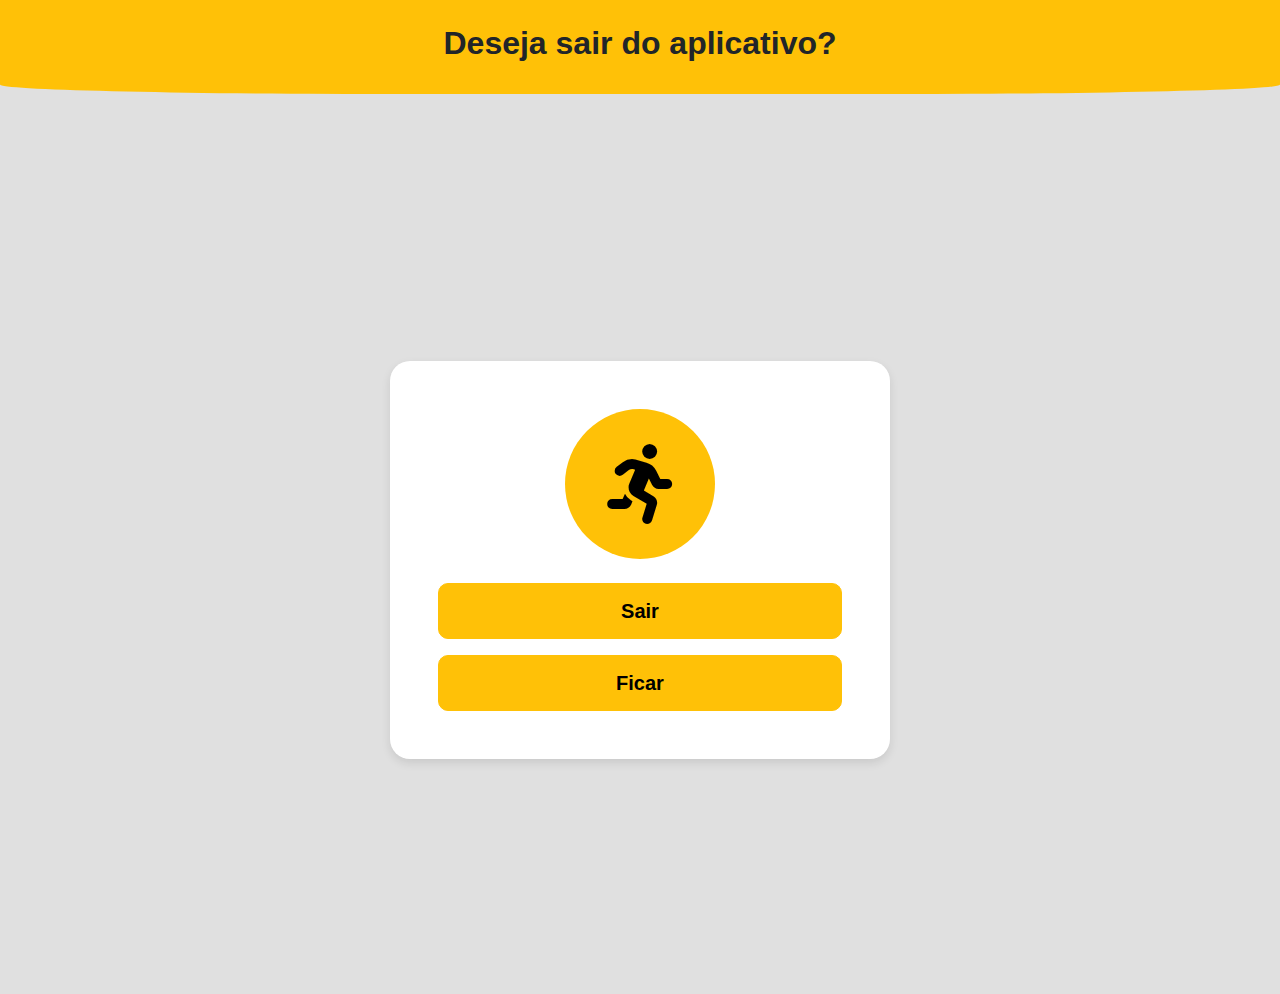
<file: html/sair.html>
<!DOCTYPE html>
<html lang="pt-br">
<head>
    <meta charset="UTF-8">
    <meta name="viewport" content="width=device-width, initial-scale=1.0">
    <title>Sair do Aplicativo</title>
    <link href="https://cdn.jsdelivr.net/npm/bootstrap@5.3.3/dist/css/bootstrap.min.css" rel="stylesheet" integrity="sha384-QWTKZyjpPEjISv5WaRU9OFeRpok6YctnYmDr5pNlyT2bRjXh0JMhjY6hW+ALEwIH" crossorigin="anonymous">
    <link rel="stylesheet" href="../css/index.css">
    <link rel="stylesheet" href="https://cdnjs.cloudflare.com/ajax/libs/font-awesome/6.0.0-beta3/css/all.min.css">
</head>
<body class="bg-gray">

    <div class="yellow-header">
        <h2 class="text-dark fw-bold text-center">Deseja sair do aplicativo?</h2>
    </div>

    <div class="container-fluid d-flex justify-content-center align-items-center vh-100">
        <div class="card p-5 text-center logout-card">
            <div class="icon-circle mb-4">
                <i class="fa-solid fa-person-running fa-5x"></i>
            </div>
            <div class="d-grid gap-3">
                <a href="conclusão.html" button class="btn btn-yellow btn-lg custom-btn">Sair</a>
                <button class="btn btn-yellow btn-lg custom-btn">Ficar</button>
            </div>
        </div>
    </div>

    <script src="https://cdn.jsdelivr.net/npm/bootstrap@5.3.3/dist/js/bootstrap.bundle.min.js" integrity="sha384-YvpcrYf0tY3lHB60NNkmXc5s9fDVZLESaAA55NDzOxhy9GkcIdslK1eN7N6jIeHz" crossorigin="anonymous"></script>
</body>
</html>
</file>
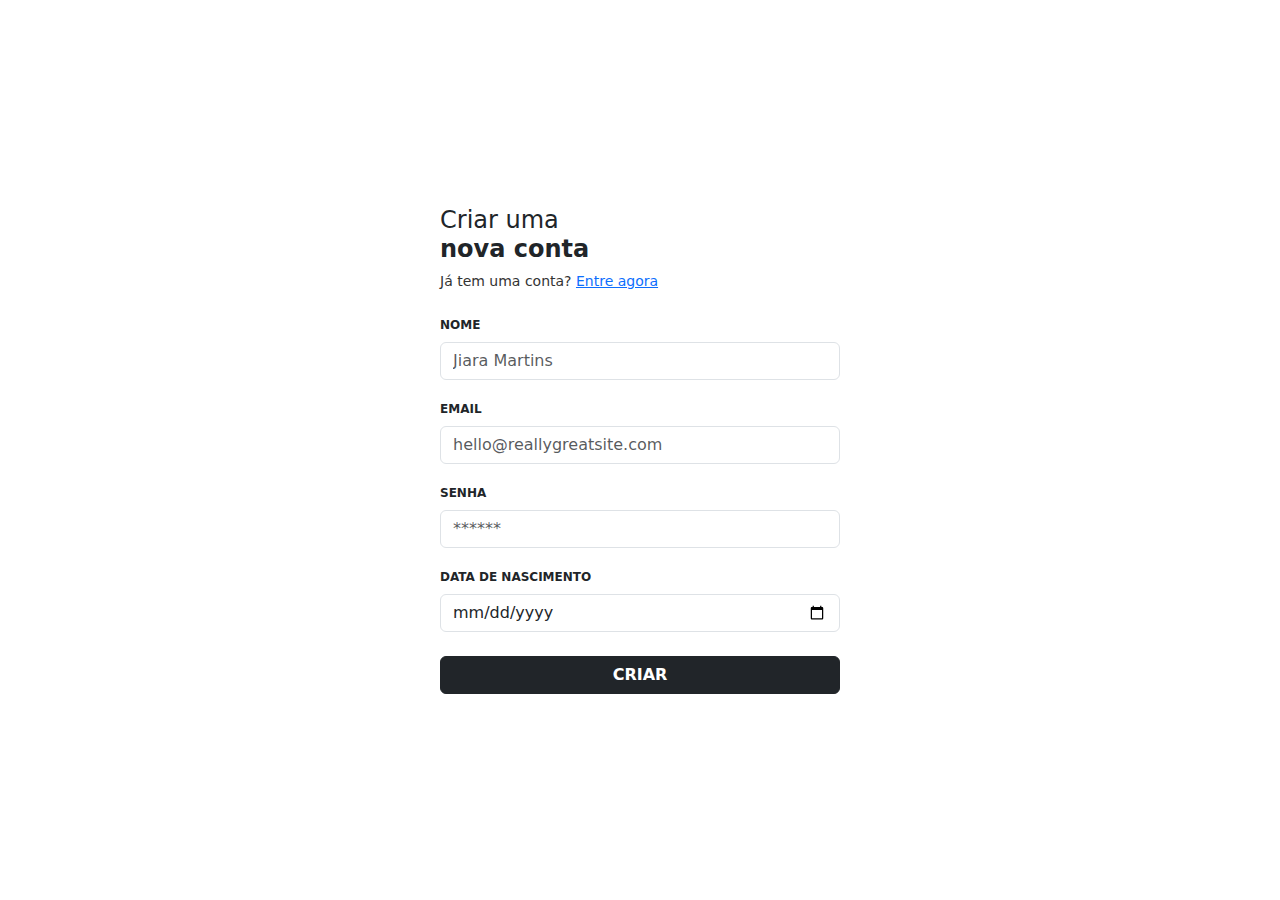
<file: APS_GP03_MECANICA_1DSAGB/html/cadastro.html>
<!DOCTYPE html>
<!DOCTYPE html>
<html lang="pt-br">
<head>
  <meta charset="UTF-8" />
  <meta name="viewport" content="width=device-width, initial-scale=1.0" />
  <link rel="stylesheet" href="../css/index.css" />
  <title>Criar Conta</title>

  <link
    href="https://cdn.jsdelivr.net/npm/bootstrap@5.3.0/dist/css/bootstrap.min.css"
    rel="stylesheet"
  />

  
</head>
<body>

  <div class="top-geometry"></div>

  <div class="container d-flex align-items-center justify-content-center min-vh-100">
    <div class="form-box w-100" style="max-width: 400px;">
      <h2 class="form-title">Criar uma<br><strong>nova conta</strong></h2>
      <p class="form-subtitle">Já tem uma conta? <a href="#">Entre agora</a></p>

      <form>
        <div class="mb-3">
          <label for="nome" class="form-label">NOME</label>
          <input type="text" class="form-control" id="nome" placeholder="Jiara Martins">
        </div>

        <div class="mb-3">
          <label for="email" class="form-label">EMAIL</label>
          <input type="email" class="form-control" id="email" placeholder="hello@reallygreatsite.com">
        </div>

        <div class="mb-3">
          <label for="senha" class="form-label">SENHA</label>
          <input type="password" class="form-control" id="senha" placeholder="******">
        </div>

        <div class="mb-4">
          <label for="nascimento" class="form-label">DATA DE NASCIMENTO</label>
          <input type="date" class="form-control" id="nascimento">
        </div>

        <button type="submit" class="btn btn-dark w-100 text-uppercase fw-bold criar-btn">Criar</button>
      </form>
    </div>
  </div>

</body>
</html>
</file>
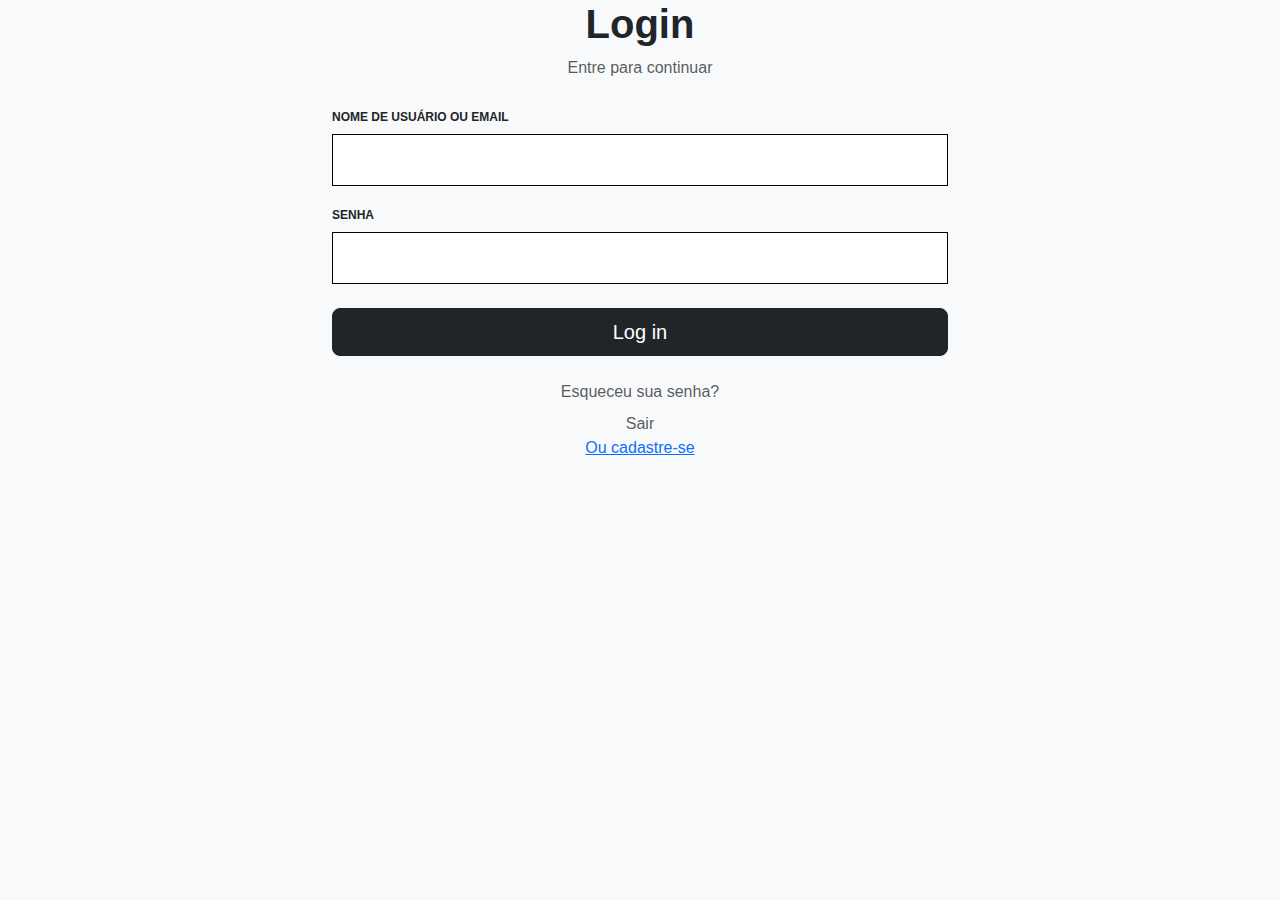
<file: APS_GP03_MECANICA_1DSAGB/html/login.html>
<!DOCTYPE html>
<html lang="pt-br">
<head>
    <meta charset="UTF-8">
    <meta name="viewport" content="width=device-width, initial-scale=1.0">
    <title>Login</title>
    <link href="https://cdn.jsdelivr.net/npm/bootstrap@5.3.3/dist/css/bootstrap.min.css" rel="stylesheet" integrity="sha384-QWTKZyjpPEjISv5WaRU9OFeRpok6YctnYmDr5pNlyT2bRjXh0JMhjY6hW+ALEwIH" crossorigin="anonymous">
    <link rel="stylesheet" href="../css/index.css">
</head>
<body class="bg-light">

    <div class="header-yellow-bg"></div>

    <div class="container-fluid login-container">
        <div class="row justify-content-center">
            <div class="col-12 col-sm-10 col-md-8 col-lg-6 login-form-card">
                <div class="card-body text-center">
                    <h1 class="card-title fw-bold mb-2">Login</h1>
                    <p class="card-text text-muted mb-4">Entre para continuar</p>

                    <form>
                        <div class="mb-3 text-start">
                            <label for="username" class="form-label text-uppercase custom-label">Nome de usuário ou email</label>
                            <input type="text" class="form-control form-control-lg custom-input" id="username" aria-describedby="emailHelp">
                        </div>
                        <div class="mb-4 text-start">
                            <label for="password" class="form-label text-uppercase custom-label">Senha</label>
                            <input type="password" class="form-control form-control-lg custom-input" id="password">
                        </div>
                        
                        <div class="d-grid gap-2 mb-4">
                            <button type="submit" class="btn btn-dark btn-lg custom-login-btn">Log in</button>
                        </div>

                        <a href="#" class="d-block text-center text-decoration-none text-muted mb-2 custom-link">Esqueceu sua senha?</a>
                        <a href="#" class="d-block text-center text-decoration-none text-muted custom-link">Sair</a>
                        <a href="cadastro.html"text-muted text-center custom-link">Ou cadastre-se</=>
                    </form>
                </div>
            </div>
        </div>
    </div>

    <script src="https://cdn.jsdelivr.net/npm/bootstrap@5.3.3/dist/js/bootstrap.bundle.min.js" integrity="sha384-YvpcrYf0tY3lHB60NNkmXc5s9fDVZLESaAA55NDzOxhy9GkcIdslK1eN7N6jIeHz" crossorigin="anonymous"></script>
</body>
</html>
</file>
<file: css/index.css>
/* Fundo geral da tela */
.tela {
    height: 100vh;
    background-color: #fbb03b; /* Laranja */
  }
  
  /* Círculo amarelo */
  .circulo {
    background-color: #FFDE59; /* Amarelo claro */
    border-radius: 50%;
    padding: 40px;
    display: flex;
    justify-content: center;
    align-items: center;
  }
  
  /* Ícone central */
  .icone {
    width: 100px;
    height: auto;
  }
  
  /* Responsividade para telas maiores */
  @media (min-width: 768px) {
    .icone {
      width: 150px;
    }
  
    .circulo {
      padding: 60px;
    }
  }
/* Zera o layout */
body, html {
    margin: 0;
    padding: 0;
    font-family: 'Arial', sans-serif;
    background-color: #fff;
    position: relative;
    min-height: 100vh;
  }
  
  /* Fundo geométrico com formas */
  .top-geometry {
    position: absolute;
    top: 0;
    left: 0;
    width: 100%;
    height: 750px;
    background: linear-gradient(135deg, #ffd43b 50%, #cfcfcf 50%);
    z-index: 0;
  }
  
  /* Caixa do formulário */
  .form-box {
    position: relative;
    background-color: white;
    padding: 30px;
    border-radius: 0;
    z-index: 1;
    box-shadow: 0 2px 10px rgba(0,0,0,0.05);
  }
  
  /* Título e subtítulo */
  .form-title {
    font-size: 24px;
    font-weight: normal;
    line-height: 1.2;
    margin-bottom: 10px;
  }
  
  .form-title strong {
    font-weight: bold;
  }
  
  .form-subtitle {
    font-size: 14px;
    color: #333;
    margin-bottom: 20px;
  }
  
  /* Formulário */
  .form-label {
    font-size: 12px;
    text-transform: uppercase;
    font-weight: 600;
  }
  
  .form-control {
    border: 1px solid #000;
    border-radius: 0;
    padding: 10px;
  }
  
  /* Botão */
  .criar-btn {
    background-color: #000;
    color: #ffd43b; /* Amarelo */
    border-radius: 0;
    padding: 12px;
  }
  
  .criar-btn:hover {
    background-color: #333;
  }
  body {
    font-family: Arial, sans-serif;
    position: relative;
    min-height: 100vh;
    overflow-x: hidden;
}

.header-yellow-bg {
    background-color: #ffd43b;
    height: 30vh;
    position: absolute;
    top: 0;
    left: 0;
    width: 100%;
    z-index: 1;
    border-bottom-left-radius: 50% 20%;
    border-bottom-right-radius: 50% 20%;
}

.login-container {
    position: relative;
    z-index: 2;
    padding-top: 10vh;
}

.login-form-card {
    background-color: #FFFFFF;
    border-radius: 30px;
    box-shadow: 0 4px 8px rgba(0, 0, 0, 0.1);
    padding: 3rem 2rem;
    margin: auto; 
    max-width: 500px;
}

.card-title {
    font-size: 2.5rem;
}

.custom-label {
    font-size: 0.75rem;
    font-weight: bold;
    color: #6c757d;
    letter-spacing: 1px;
}

.custom-input {
    border: 1px solid #ced4da;
    border-radius: 10px;
    padding: 1rem 1.5rem;
}

.custom-input:focus {
    border-color: #80bdff;
    box-shadow: 0 0 0 0.25rem rgba(0, 123, 255, 0.25);
}

.custom-login-btn {
    background-color: #000000;
    color: #FFFFFF;
    border: none;
    border-radius: 10px;
    padding: 0.75rem;
    font-size: 1.25rem;
    font-weight: bold;
}

.custom-login-btn:hover {
    background-color: #343a40;
}

.custom-link {
    font-size: 0.9rem;
    color: #6c757d !important;
}

.custom-link:hover {
    color: #000000 !important;
}


@media (max-width: 576px) {
    .header-yellow-bg {
        height: 25vh;
    }
    .login-container {
        padding-top: 5vh;
    }
    .login-form-card {
        padding: 2rem 1rem;
        border-radius: 20px;
        margin-left: 15px;
        margin-right: 15px;
    }
}

body {
  font-family: Arial, sans-serif;
}

.bg-gray {
  background-color: #E0E0E0;
}

.yellow-header {
  background-color: #FFC107;
  padding: 1.5rem 0;
  position: fixed;
  width: 100%;
  top: 0;
  z-index: 10;
}

.logout-card {
  background-color: #FFFFFF;
  border: none;
  border-radius: 20px;
  box-shadow: 0 4px 10px rgba(0, 0, 0, 0.1);
  max-width: 500px;
  width: 100%;
  margin-top: 100px; /* Adjust to accommodate fixed header */
}

.icon-circle {
  background-color: #FFC107;
  width: 150px;
  height: 150px;
  border-radius: 50%;
  display: flex;
  justify-content: center;
  align-items: center;
  margin: 0 auto 1.5rem;
}

.icon-circle i {
  color: #000000;
}

.btn-yellow {
  background-color: #FFC107;
  border-color: #FFC107;
  color: #000000;
  font-weight: bold;
  border-radius: 10px;
}

.btn-yellow:hover {
  background-color: #e0ac00;
  border-color: #e0ac00;
}

.custom-btn {
  padding: 0.75rem 2rem;
}

/* For PC view */
@media (min-width: 992px) {
  .yellow-header {
      position: static;
      border-bottom-left-radius: 30% 10%;
      border-bottom-right-radius: 30% 10%;
  }
  .logout-card {
      margin-top: 2rem;
  }
}

:root {
  --primary-yellow: #fddb00;
  --light-gray: #f5f5f5;
  --dark-text: #2c2c2c;
  --subtle-text: #888;
  --accent-blue: #4a90e2;
}

body {
  font-family: Arial, sans-serif;
  background-color: var(--light-gray);
  margin: 0;
  padding: 0;
}

.main-container {
  max-width: 1000px;
  margin: 0 auto;
  overflow: hidden;
  display: flex;
  flex-direction: column;
  min-height: 100vh;
}

.top-bar {
  background-color: var(--primary-yellow);
  display: flex;
  align-items: center;
  justify-content: center;
  padding: 1rem;
  position: relative;
}

.back-arrow-link {
  position: absolute;
  left: 1.5rem;
  color: var(--dark-text);
  font-size: 1.5rem;
}

.page-title {
  margin: 0;
  font-size: 1.5rem;
  color: var(--dark-text);
}

.content-container {
  flex-grow: 1;
  margin-top: 2rem; 
}

.profile-col {
  padding: 0;
}

.profile-section {
  display: flex;
  flex-direction: column;
  align-items: center;
  text-align: center;
  padding: 1rem;
}

.profile-pic-container {
  position: relative;
  width: 150px;
  height: 150px;
  margin-bottom: 1rem;
}

.profile-circle {
  width: 100%;
  height: 100%;
  background-color: #333;
  border-radius: 50%;
}

.edit-icon-link {
  position: absolute;
  bottom: 5px;
  right: 5px;
  background-color: var(--accent-blue);
  color: white;
  width: 40px;
  height: 40px;
  border-radius: 50%;
  display: flex;
  align-items: center;
  justify-content: center;
  font-size: 1rem;
  text-decoration: none;
}

.user-name {
  font-size: 1.5rem;
  font-weight: bold;
  color: var(--dark-text);
  margin: 0;
}

.user-email {
  color: var(--subtle-text);
  margin: 0;
}

/* Seções de Configurações e Informação */
.settings-col {
  padding: 0;
}

.settings-list-container,
.info-list-container {
  padding: 1rem 0;
}

.section-title {
  font-size: 0.9rem;
  font-weight: normal;
  text-transform: uppercase;
  color: var(--subtle-text);
  padding: 0 1.5rem;
  margin-bottom: 0.5rem;
  background-color: #b3b3b3;
  color: #000;
}

.settings-list {
  background-color: white;
  border-radius: 0.5rem;
  overflow: hidden;
  box-shadow: 0 2px 5px rgba(0,0,0,0.1);
}

.list-item {
  display: flex;
  justify-content: space-between;
  align-items: center;
  padding: 1rem 1.5rem;
  text-decoration: none;
  color: var(--dark-text);
  border-bottom: 1px solid #eee;
  transition: background-color 0.2s;
}

.list-item:last-child {
  border-bottom: none;
}

.list-item:hover {
  background-color: var(--light-gray);
}

.item-left {
  display: flex;
  align-items: center;
  font-size: 1.1rem;
}

.item-icon {
  width: 30px;
  text-align: center;
  color: var(--subtle-text);
  margin-right: 1.2rem;
}

.item-arrow {
  font-size: 0.9rem;
  color: var(--subtle-text);
}

@media (max-width: 768px) {
  body {
      background-color: white;
  }
  .main-container {
      padding: 0;
      background-color: var(--light-gray);
      min-height: auto;
  }
  .top-bar {
      background-color: var(--primary-yellow);
      padding: 1rem;
  }
  .content-container {
      margin-top: 0;
      background-color: var(--light-gray);
  }
  .profile-col {
      background-color: #2c2c2c;
      border-radius: 0 0 0.5rem 0.5rem;
      padding-top: 2rem;
      padding-bottom: 2rem;
  }
  .profile-section .user-name,
  .profile-section .user-email {
      color: white;
  }
  .settings-col {
      background-color: var(--light-gray);
      padding: 1rem 0;
  }
  .settings-list, .info-list-container {
      background-color: white;
  }
}

@media (min-width: 769px) {
  .content-container {
      margin: 2rem;
      display: block;
  }
  .settings-col {
      background-color: initial;
  }
}

body {
  font-family: 'Arial', sans-serif;
}

.yellow-bg {
  background-color: #FFD700;
}

.gray-bg {
  background-color: #a6a3a3;
}

.title {
  font-size: 5rem;
  font-weight: 700;
  color: black;
  z-index: 2;
  margin-left: -20px;
}

.btn.max-w-300 {
  max-width: 400px;
  max-height: 100px;
}
</file>
<file: css/favoritos.css>
:root{
    --primary-darkgray: #545454;
    --primary-orange: #ff9900;
    --primary-yellow: #ffd700;
    --primary-gray: #B2B2B2;
    --primary-black: #000000;
    --primary-lightgray: #D9D9D9;
}

body, html{
    margin: 0;
    padding: 0;
    height: 100%;
    overflow: hidden;
}

#MainTitle{
    color: var(--primary-yellow);
    font-size: 70px;
}

.topbar-background{
    height: 15vh;
    background-color: var(--primary-darkgray);
    padding: 0 1rem;
}

.topbar-content{
    height: 15vh;
    align-items: center;
}

.midbar-background{
    height: 85vh;
    background-color: var(--primary-gray);
}

.icon-circle{
    background-color: white;
    border-radius: 50%;
    width: 60px;
    height: 60px;
    display: flex;
    justify-content: center;
    align-items: center;
    cursor: pointer;
}

.home-icon{
    font-size: 2.5rem;
    color: var(--primary-yellow);
}

.Star-icon{
    color: var(--primary-yellow);
    font-size: 3.5rem;
}

.triangulo1{
    width: 0;
    height: 0;
    border-top: 500px solid var(--primary-lightgray);
    border-right: 300px solid transparent;
    position: relative;
    z-index: 1;
    transform: rotate(90deg) translateX(-33%);
}

.triangulo2{
    width: 0;
    height: 0;
    border-top: 500px solid var(--primary-lightgray);
    border-right: 300px solid transparent;
    position: relative;
    z-index: 2;
    transform: rotate(-90deg) translateX(91%);
}
</file>
<file: css/history.css>
#topbar-background{
    background-color: #ffd700;
    height: 15vh;
    border-bottom-right-radius: 20px;
    border-bottom-left-radius: 20px;
}
.topbar{
    height: 15vh;
}
.pesquisa{
    background-color: white;
}
</file>
<file: css/home.css>
*{
    margin: 0;
    padding: 0;
}

.amarelo{
    background-color: yellow;
}

.cima{
    height: 15vh;
}

.bemvindo{
    text-align: center;
    margin-top: 40px;
}

#barrapesquisa{
    margin-top: 37.5px;
    margin-left: 40px;
    width: 350px;
    text-align: center;
}

.links{
    text-decoration: none;
    color: black;
}
</file>
<file: APS_GP03_MECANICA_1DSAGB/css/index.css>
/* Fundo geral da tela */
.tela {
    height: 100vh;
    background-color: #fbb03b; /* Laranja */
  }
  
  /* Círculo amarelo */
  .circulo {
    background-color: #fce36b; /* Amarelo claro */
    border-radius: 50%;
    padding: 40px;
    display: flex;
    justify-content: center;
    align-items: center;
  }
  
  /* Ícone central */
  .icone {
    width: 100px;
    height: auto;
  }
  
  /* Responsividade para telas maiores */
  @media (min-width: 768px) {
    .icone {
      width: 150px;
    }
  
    .circulo {
      padding: 60px;
    }
  }
 
body, html {
    height: 100%;
    margin: 0;
    font-family: 'Arial', sans-serif;
    background-color: #ffffff;
  }
  
  .form-wrapper {
    height: 100vh;
    background-color: #fff;
  }
  
  .form-box {
    width: 100%;
    max-width: 400px;
    position: relative;
    background-color: white;
  }
  
  .top-banner {
    position: absolute;
    top: 0;
    left: 0;
    width: 0;
    height: 0;
    border-left: 150px solid #ffd43b; 
    border-bottom: 150px solid transparent;
  }
  
  .top-banner::after {
    content: "";
    position: absolute;
    top: 0;
    right: 0;
    border-right: 150px solid #cfcfcf; 
    border-bottom: 150px solid transparent;
  }
  
  .form-title {
    font-size: 24px;
    font-weight: normal;
    line-height: 1.2;
  }
  
  .form-title strong {
    font-weight: bold;
  }
  
  .form-subtitle {
    font-size: 14px;
    color: #333;
    margin-bottom: 20px;
  }
  
  .form-label {
    font-size: 12px;
    text-transform: uppercase;
    font-weight: 600;
  }
  
  .form-control {
    border: 1px solid #000;
    border-radius: 0;
    padding: 10px;
  }
  
  
  .criar-btn {
    background-color: #000;
    color: #ffd43b;
    border-radius: 0;
    padding: 12px;
  }
  
  .criar-btn:hover {
    background-color: #333;
  }
</file>
